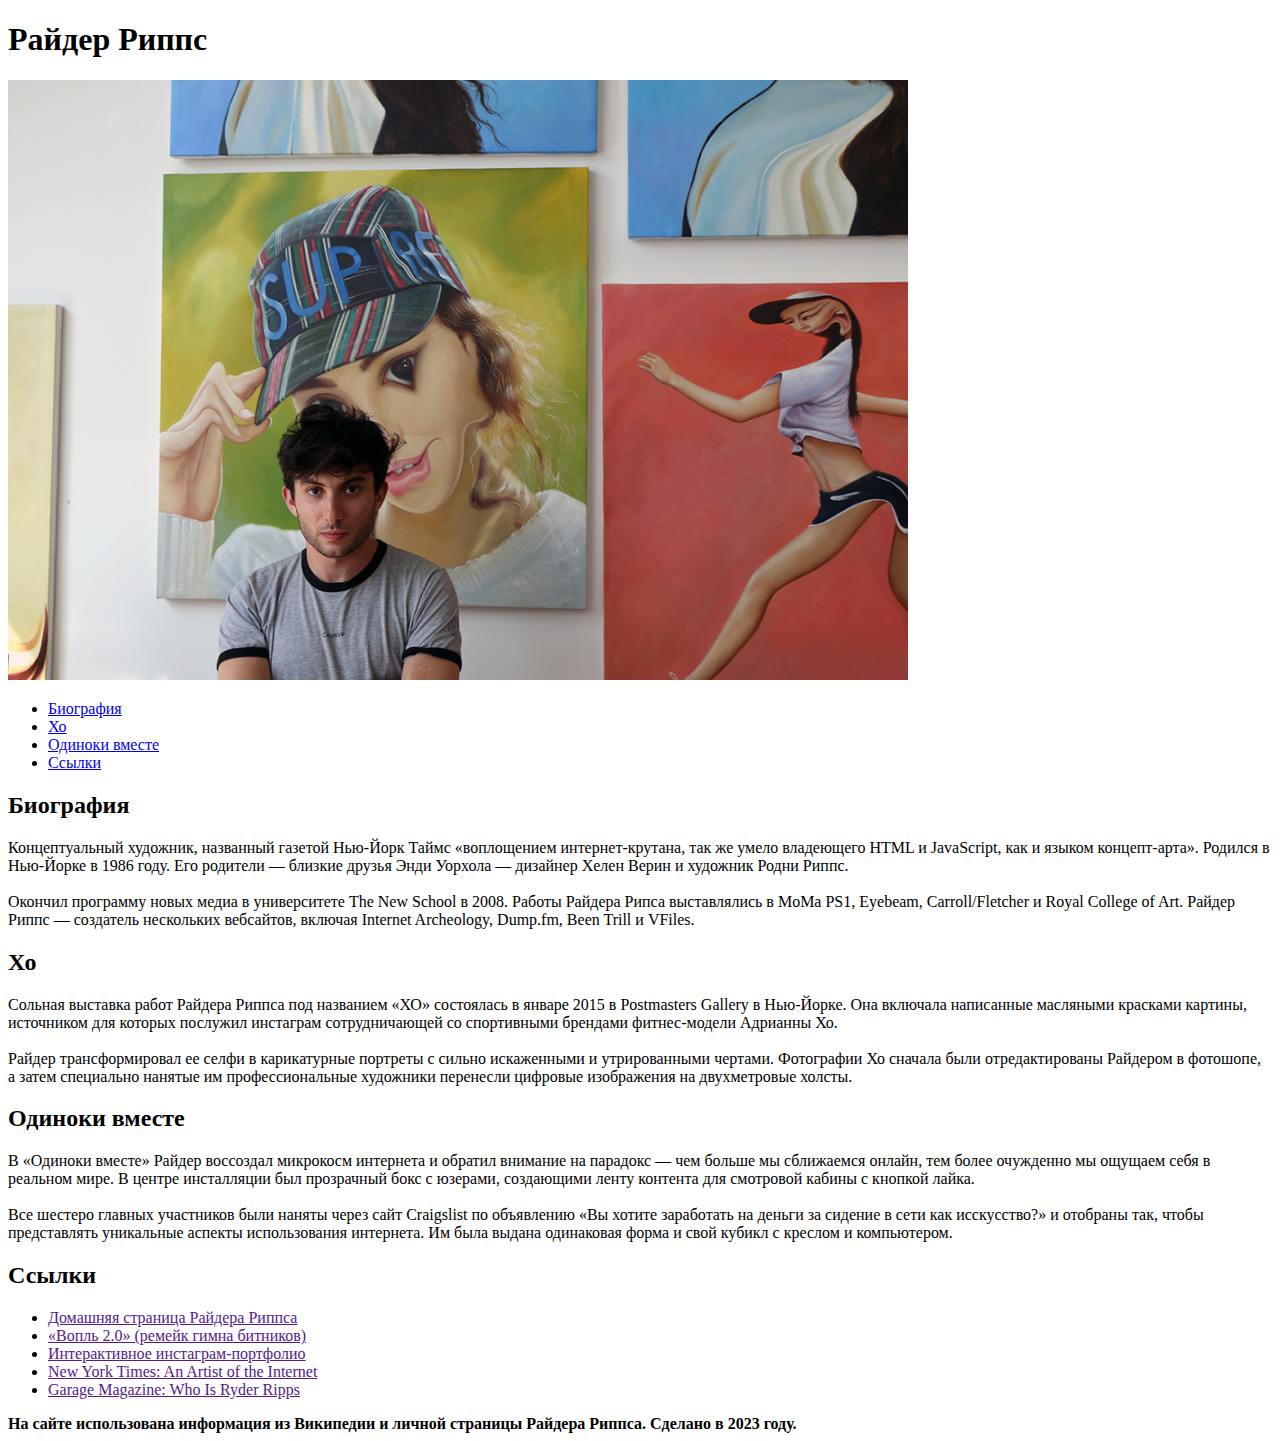
<file: project1/index.html>
<!DOCTYPE html>
<html lang="ru">
<head>
    <meta charset="UTF-8">
    <meta name="viewport" content="width=device-width, initial-scale=1.0">
    <title>Document</title>
</head>
<body>
    <h1>
        Райдер Риппс
    </h1>
    <p>
        <img src="images/image-asset 1.jpg" alt="Фото Райдера Рипса" width = "900px">
    </p>
    <ul>
        <li>
            <a href="#biography">Биография</a>
        </li>
        <li>
            <a href="#xo">Хо</a>
        </li>
        <li>
            <a href="#alone-together">Одиноки вместе</a>
        </li>
        <li>
            <a href="#references">Ссылки</a>
        </li>
    </ul>
    <div id="biography">
        <h2>Биография</h2>
        <p>
            Концептуальный художник, названный газетой Нью-Йорк Таймс «воплощением интернет-крутана, так же умело владеющего HTML и JavaScript, как и языком концепт-арта». Родился в Нью-Йорке в 1986 году. Его родители — близкие друзья Энди Уорхола — дизайнер Хелен Верин и художник Родни Риппс.
            <br/><br/>
            Окончил программу новых медиа в университете The New School в 2008. Работы Райдера Рипса выставлялись в MoMa PS1, Eyebeam, Carroll/Fletcher и Royal College of Art. Райдер Риппс — создатель нескольких вебсайтов, включая Internet Archeology, Dump.fm, Been Trill и VFiles.
        </p>
    </div>
    <div id="xo">
        <h2>Хо</h2>
        <p>
            Сольная выставка работ Райдера Риппса под названием «ХО» состоялась в январе 2015 в Postmasters Gallery в Нью-Йорке. Она включала написанные масляными красками картины, источником для которых послужил инстаграм сотрудничающей со спортивными брендами фитнес-модели Адрианны Хо.
            <br/><br/>
            Райдер трансформировал ее селфи в карикатурные портреты с сильно искаженными и утрированными чертами. Фотографии Хо сначала были отредактированы Райдером в фотошопе, а затем специально нанятые им профессиональные художники перенесли цифровые изображения на двухметровые холсты.
        </p>
    </div>
    <div id="alone-together">
        <h2>Одиноки вместе</h2>
        <p>
            В «Одиноки вместе» Райдер воссоздал микрокосм интернета и обратил внимание на парадокс — чем больше мы сближаемся онлайн, тем более очужденно мы ощущаем себя в реальном мире. В центре инсталляции был прозрачный бокс с юзерами, создающими ленту контента для смотровой кабины с кнопкой лайка.
            <br/><br/>
            Все шестеро главных участников были наняты через сайт Craigslist по объявлению «Вы хотите заработать на деньги за сидение в сети как исскусство?» и отобраны так, чтобы представлять уникальные аспекты использования интернета. Им была выдана одинаковая форма и свой кубикл с креслом и компьютером.
        </p>
    </div>
    <div id="references">
        <h2>Ссылки</h2>
        <ul>
            <li>
                <a href="">Домашняя страница Райдера Риппса</a>
            </li>
            <li>
                <a href="">«Вопль 2.0» (ремейк гимна битников)</a>
            </li>
            <li>
                <a href="">Интерактивное инстаграм-портфолио</a>
            </li>
            <li>
                <a href="">New York Times: An Artist of the Internet</a>
            </li>
            <li>
                <a href="">Garage Magazine: Who Is Ryder Ripps</a>
            </li>
        </ul>
    </div>
    <div><b>На сайте использована информация из Википедии и личной страницы Райдера Риппса. Сделано в 2023 году.</b></div>
</body>
</html>
</file>
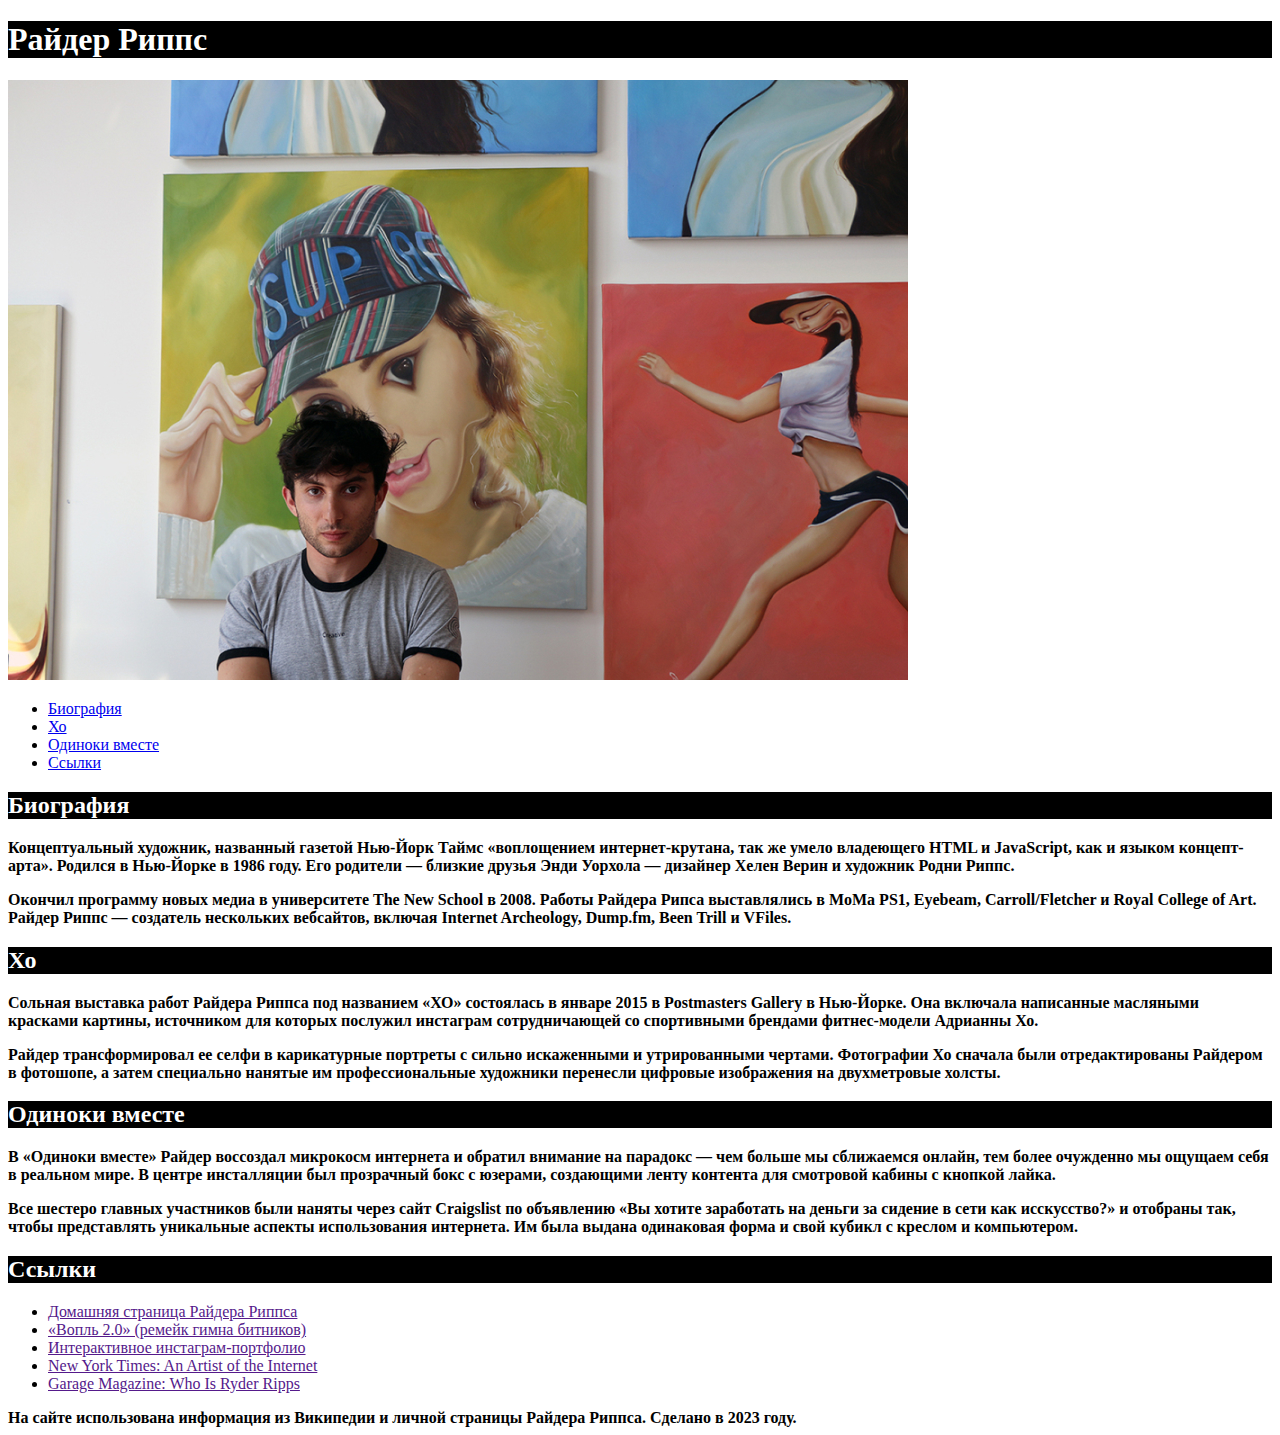
<file: project2/index.html>
<!DOCTYPE html>
<html lang="ru">
  <head>
    <meta charset="UTF-8" />
    <meta name="viewport" content="width=device-width, initial-scale=1.0" />
    <title>Document</title>
    <link rel="stylesheet" href="styles.css" />
  </head>
  <body>
    <div class="container">
      <h1 class="caption">Райдер Риппс</h1>
      <img
        src="images/image-asset 1.jpg"
        alt="Фото Райдера Рипса"
        width="900px"
      />
      <ul>
        <li>
          <a href="#biography">Биография</a>
        </li>
        <li>
          <a href="#xo">Хо</a>
        </li>
        <li>
          <a href="#alone-together">Одиноки вместе</a>
        </li>
        <li>
          <a href="#references">Ссылки</a>
        </li>
      </ul>
      <div id="biography">
        <h2 class="caption">Биография</h2>
        <p class="paragraph">
          Концептуальный художник, названный газетой Нью-Йорк Таймс «воплощением
          интернет-крутана, так же умело владеющего HTML и JavaScript, как и
          языком концепт-арта». Родился в Нью-Йорке в 1986 году. Его родители —
          близкие друзья Энди Уорхола — дизайнер Хелен Верин и художник Родни
          Риппс.
        </p>
        <p class="paragraph">
          Окончил программу новых медиа в университете The New School в 2008.
          Работы Райдера Рипса выставлялись в MoMa PS1, Eyebeam,
          Carroll/Fletcher и Royal College of Art. Райдер Риппс — создатель
          нескольких вебсайтов, включая Internet Archeology, Dump.fm, Been Trill
          и VFiles.
        </p>
      </div>
      <div id="xo">
        <h2 class="caption">Хо</h2>
        <p class="paragraph">
          Сольная выставка работ Райдера Риппса под названием «ХО» состоялась в
          январе 2015 в Postmasters Gallery в Нью-Йорке. Она включала написанные
          масляными красками картины, источником для которых послужил инстаграм
          сотрудничающей со спортивными брендами фитнес-модели Адрианны Хо.
        </p>
        <p class="paragraph">
          Райдер трансформировал ее селфи в карикатурные портреты с сильно
          искаженными и утрированными чертами. Фотографии Хо сначала были
          отредактированы Райдером в фотошопе, а затем специально нанятые им
          профессиональные художники перенесли цифровые изображения на
          двухметровые холсты.
        </p>
      </div>
      <div id="alone-together">
        <h2 class="caption">Одиноки вместе</h2>
        <p class="paragraph">
          В «Одиноки вместе» Райдер воссоздал микрокосм интернета и обратил
          внимание на парадокс — чем больше мы сближаемся онлайн, тем более
          очужденно мы ощущаем себя в реальном мире. В центре инсталляции был
          прозрачный бокс с юзерами, создающими ленту контента для смотровой
          кабины с кнопкой лайка.
        </p>
        <p class="paragraph">
          Все шестеро главных участников были наняты через сайт Craigslist по
          объявлению «Вы хотите заработать на деньги за сидение в сети как
          исскусство?» и отобраны так, чтобы представлять уникальные аспекты
          использования интернета. Им была выдана одинаковая форма и свой кубикл
          с креслом и компьютером.
        </p>
      </div>
      <div id="references">
        <h2 class="caption">Ссылки</h2>
        <ul>
          <li>
            <a href="">Домашняя страница Райдера Риппса</a>
          </li>
          <li>
            <a href="">«Вопль 2.0» (ремейк гимна битников)</a>
          </li>
          <li>
            <a href="">Интерактивное инстаграм-портфолио</a>
          </li>
          <li>
            <a href="">New York Times: An Artist of the Internet</a>
          </li>
          <li>
            <a href="">Garage Magazine: Who Is Ryder Ripps</a>
          </li>
        </ul>
      </div>
      <div>
        <b
          >На сайте использована информация из Википедии и личной страницы
          Райдера Риппса. Сделано в 2023 году.</b
        >
      </div>
    </div>
  </body>
</html>
</file>
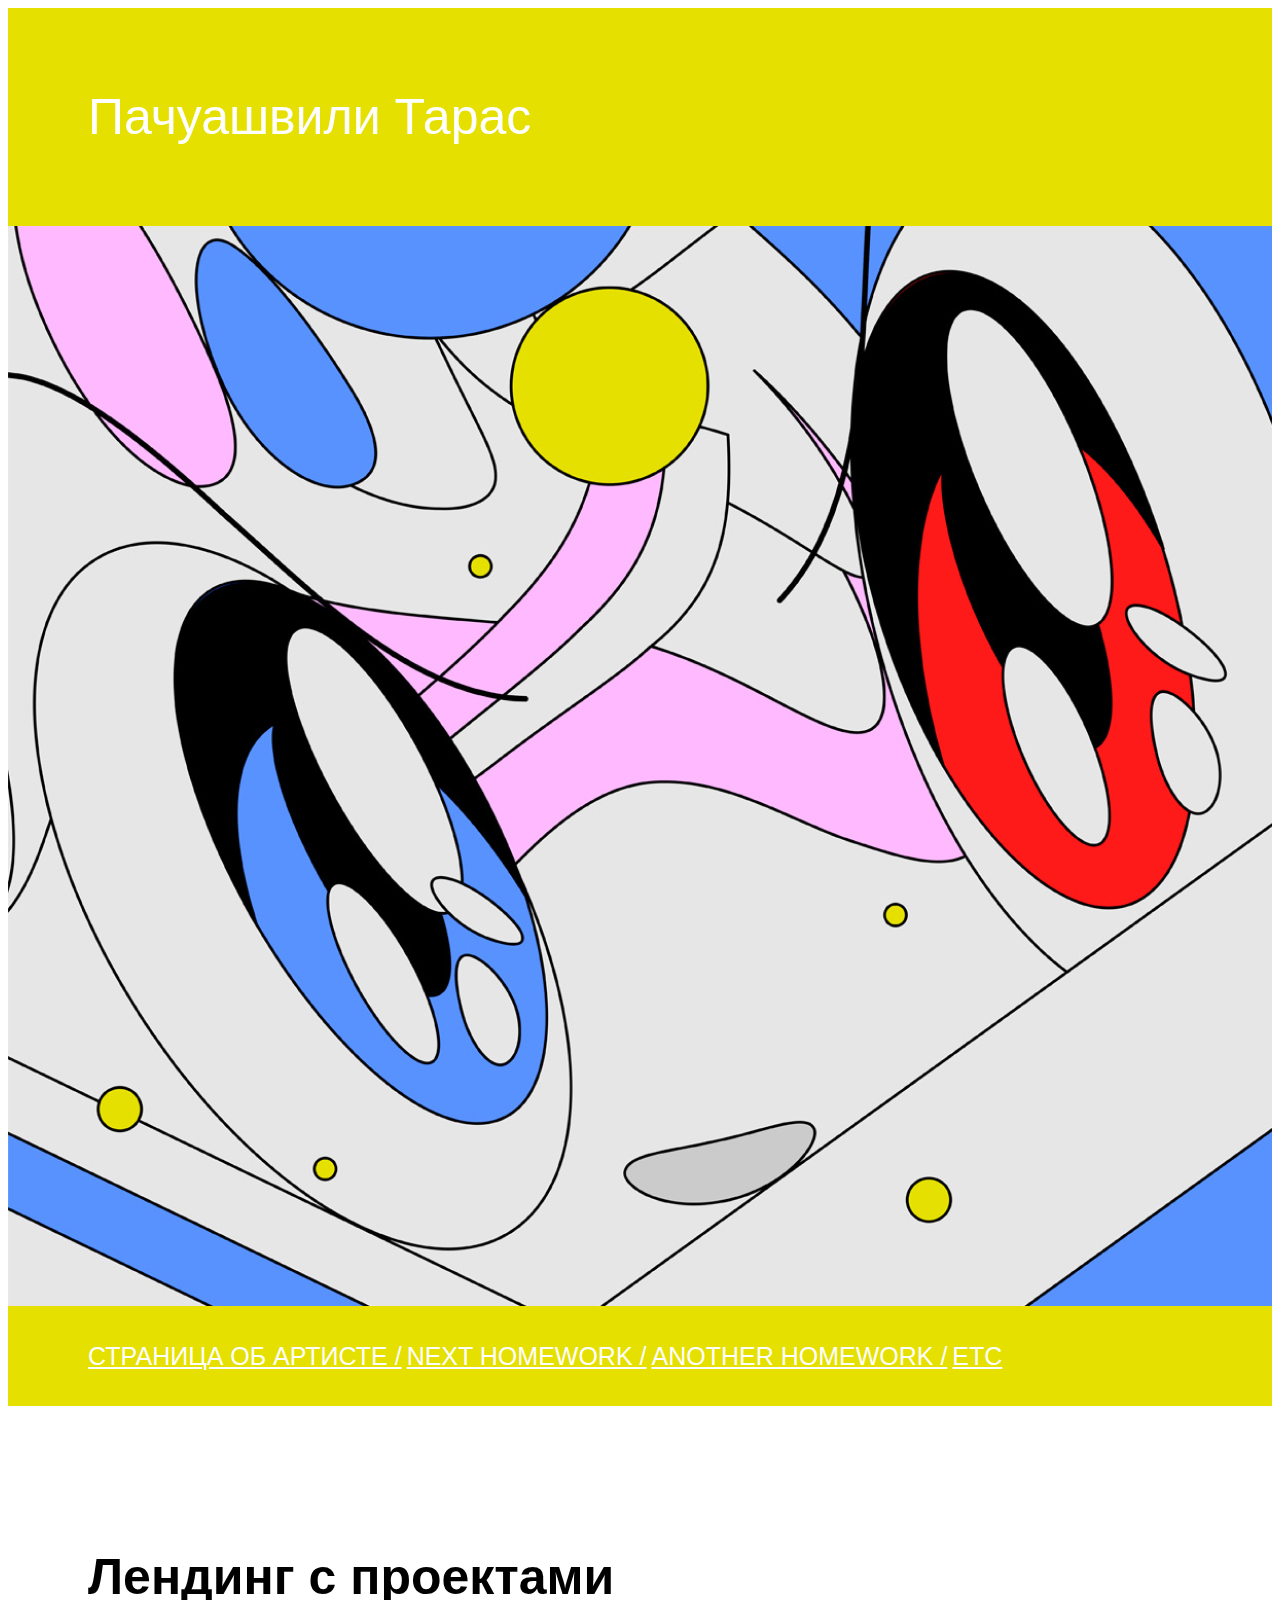
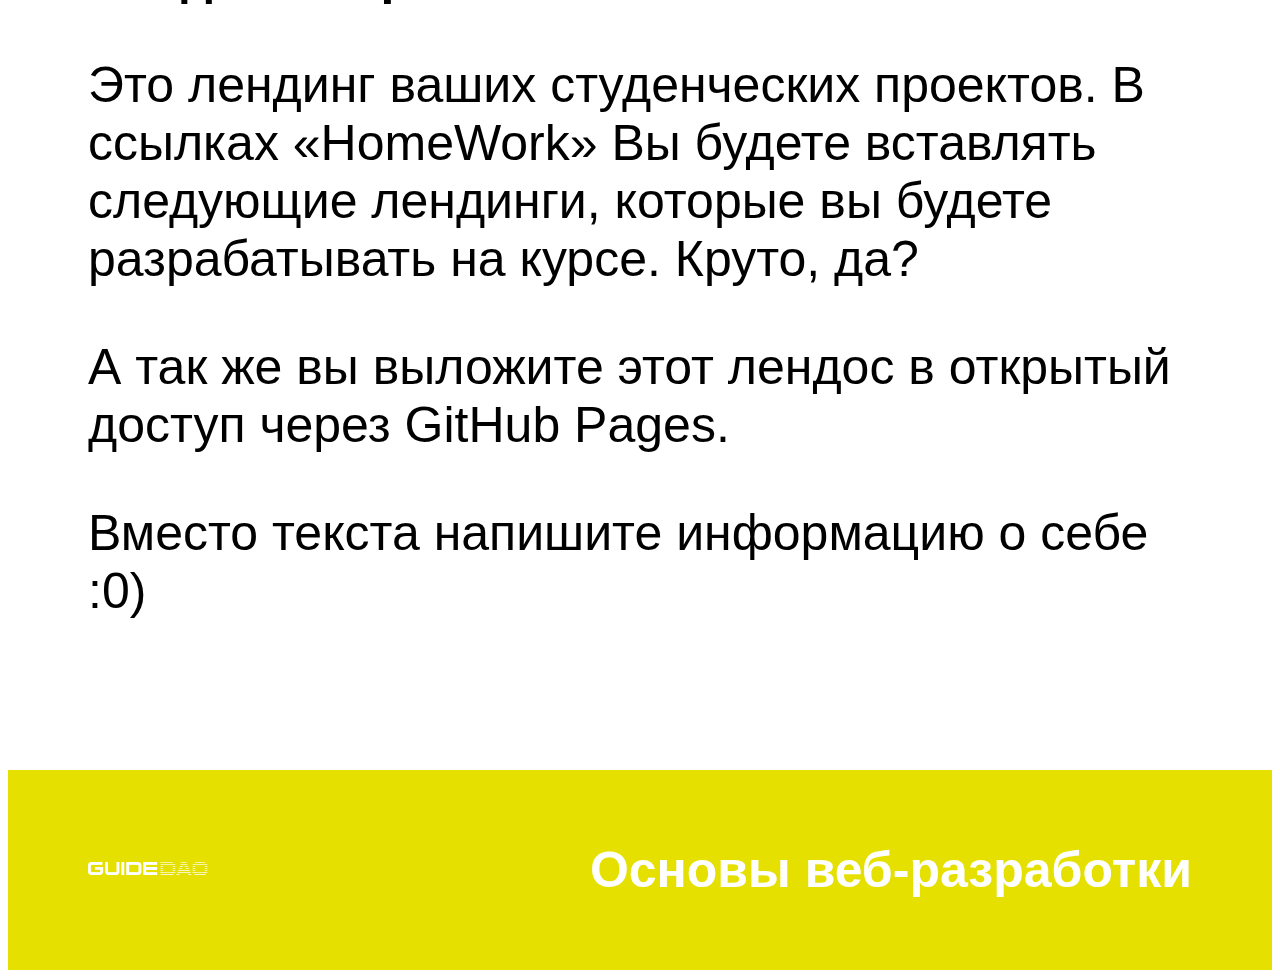
<file: project3/index.html>
<!DOCTYPE html>
<html lang="ru">
  <head>
    <meta charset="UTF-8" />
    <meta name="viewport" content="width=device-width, initial-scale=1.0" />
    <title>Document</title>
    <link rel="stylesheet" href="styles.css" />
  </head>
  <body>
    <div class="container">
      <h1 class="header">Пачуашвили Тарас</h1>
      <div class="picture"></div>
      <div class="links">
        <a href="" class="link">СТРАНИЦА ОБ АРТИСТЕ /</a>
        <a href="" class="link"> NEXT HOMEWORK /</a>
        <a href="" class="link"> ANOTHER HOMEWORK /</a>
        <a href="" class="link"> ETC</a>
      </div>
      <div class="text">
        <h2 class="text-header">Лендинг с проектами</h2>
        <p class="paragraph">
          Это лендинг ваших студенческих проектов. В ссылках «HomeWork» Вы
          будете вставлять следующие лендинги, которые вы будете разрабатывать
          на курсе. Круто, да?
        </p>
        <p class="paragraph">
          А так же вы выложите этот лендос в открытый доступ через GitHub Pages.
        </p>
        <p class="paragraph">Вместо текста напишите информацию о себе :0)</p>
      </div>
      <div class="footer">
        <div class="left-item"></div>
        <div class="right-item">Основы веб-разработки</div>
      </div>
    </div>
  </body>
</html>
</file>
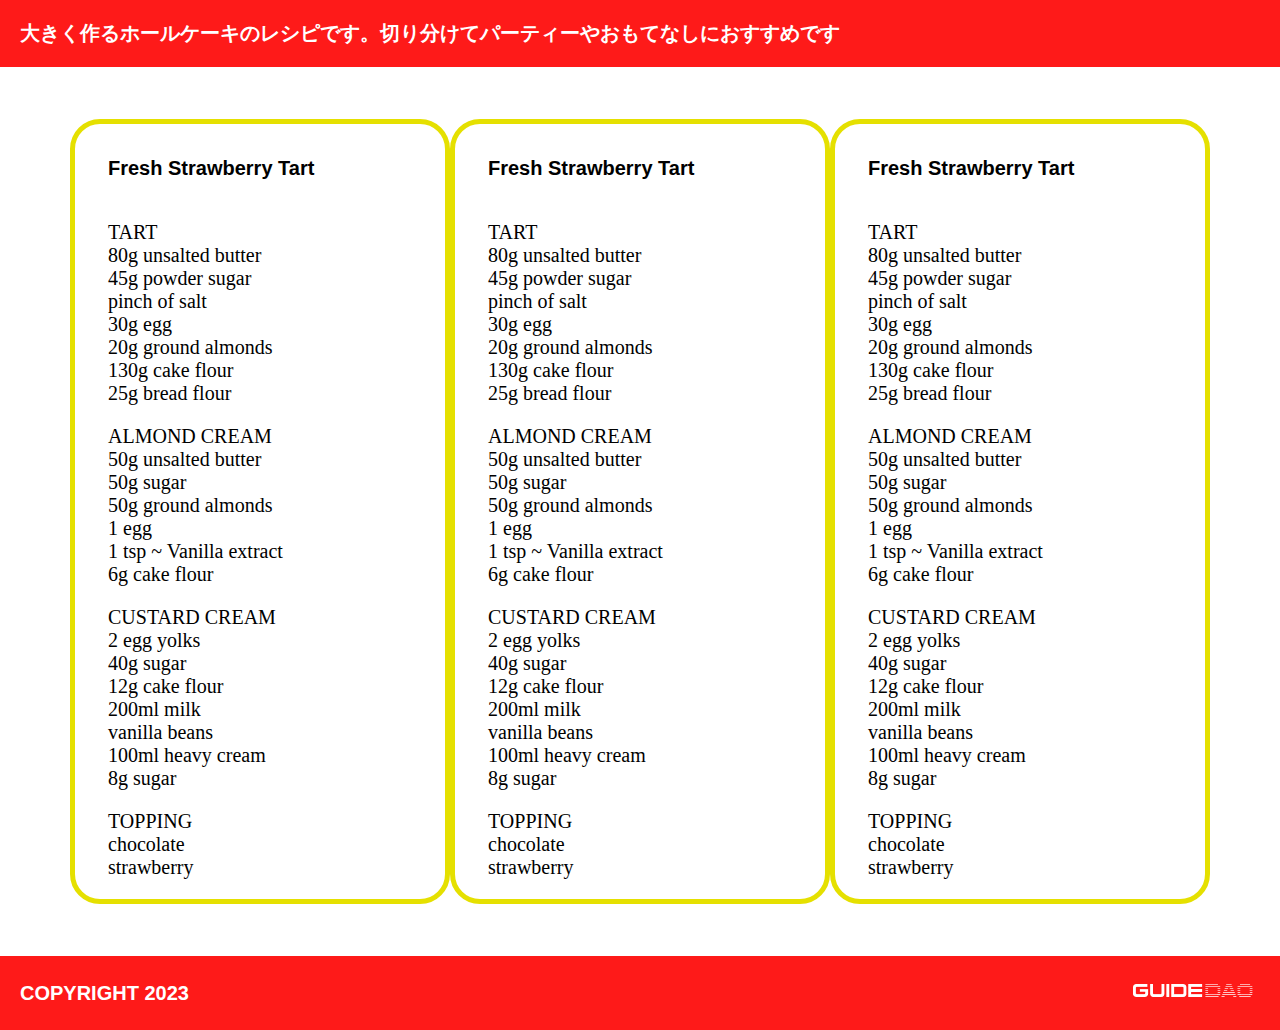
<file: project4/index.html>
<!DOCTYPE html>
<html lang="ru">
  <head>
    <meta charset="UTF-8" />
    <meta name="viewport" content="width=device-width, initial-scale=1.0" />
    <title>Проект №4</title>
    <link rel="stylesheet" href="styles.css" />
  </head>
  <body>
    <div class="container">
      <div class="header">
        <h1 class="main-caption">
          大きく作るホールケーキのレシピです。切り分けてパーティーやおもてなしにおすすめです
        </h1>
      </div>
      <div class="content">
        <div class="text-portion left-column">
          <h2 class="text-portion-caption">Fresh Strawberry Tart</h2>
          <ul class="text-portion-list">
            <li class="list-item">
              <h3 class="list-item-caption">TART</h3>
              <ul class="sublist">
                <li class="sublist-item">80g unsalted butter</li>
                <li class="sublist-item">45g powder sugar</li>
                <li class="sublist-item">pinch of salt</li>
                <li class="sublist-item">30g egg</li>
                <li class="sublist-item">20g ground almonds</li>
                <li class="sublist-item">130g cake flour</li>
                <li class="sublist-item">25g bread flour</li>
              </ul>
            </li>
            <li class="list-item">
              <h3 class="list-item-caption">ALMOND CREAM</h3>
              <ul class="sublist">
                <li class="sublist-item">50g unsalted butter</li>
                <li class="sublist-item">50g sugar</li>
                <li class="sublist-item">50g ground almonds</li>
                <li class="sublist-item">1 egg</li>
                <li class="sublist-item">1 tsp ~ Vanilla extract</li>
                <li class="sublist-item">6g cake flour</li>
              </ul>
            </li>
            <li class="list-item">
              <h3 class="list-item-caption">CUSTARD CREAM</h3>
              <ul class="sublist">
                <li class="sublist-item">2 egg yolks</li>
                <li class="sublist-item">40g sugar</li>
                <li class="sublist-item">12g cake flour</li>
                <li class="sublist-item">200ml milk</li>
                <li class="sublist-item">vanilla beans</li>
                <li class="sublist-item">100ml heavy cream</li>
                <li class="sublist-item">8g sugar</li>
              </ul>
            </li>
            <li class="list-item">
              <h3 class="list-item-caption">TOPPING</h3>
              <ul class="sublist">
                <li class="sublist-item">chocolate</li>
                <li class="sublist-item">strawberry</li>
              </ul>
            </li>
          </ul>
        </div>
        <div class="text-portion">
          <h2 class="text-portion-caption">Fresh Strawberry Tart</h2>
          <ul class="text-portion-list">
            <li class="list-item">
              <h3 class="list-item-caption">TART</h3>
              <ul class="sublist">
                <li class="sublist-item">80g unsalted butter</li>
                <li class="sublist-item">45g powder sugar</li>
                <li class="sublist-item">pinch of salt</li>
                <li class="sublist-item">30g egg</li>
                <li class="sublist-item">20g ground almonds</li>
                <li class="sublist-item">130g cake flour</li>
                <li class="sublist-item">25g bread flour</li>
              </ul>
            </li>
            <li class="list-item">
              <h3 class="list-item-caption">ALMOND CREAM</h3>
              <ul class="sublist">
                <li class="sublist-item">50g unsalted butter</li>
                <li class="sublist-item">50g sugar</li>
                <li class="sublist-item">50g ground almonds</li>
                <li class="sublist-item">1 egg</li>
                <li class="sublist-item">1 tsp ~ Vanilla extract</li>
                <li class="sublist-item">6g cake flour</li>
              </ul>
            </li>
            <li class="list-item">
              <h3 class="list-item-caption">CUSTARD CREAM</h3>
              <ul class="sublist">
                <li class="sublist-item">2 egg yolks</li>
                <li class="sublist-item">40g sugar</li>
                <li class="sublist-item">12g cake flour</li>
                <li class="sublist-item">200ml milk</li>
                <li class="sublist-item">vanilla beans</li>
                <li class="sublist-item">100ml heavy cream</li>
                <li class="sublist-item">8g sugar</li>
              </ul>
            </li>
            <li class="list-item">
              <h3 class="list-item-caption">TOPPING</h3>
              <ul class="sublist">
                <li class="sublist-item">chocolate</li>
                <li class="sublist-item">strawberry</li>
              </ul>
            </li>
          </ul>
        </div>
        <div class="text-portion right-column">
          <h2 class="text-portion-caption">Fresh Strawberry Tart</h2>
          <ul class="text-portion-list">
            <li class="list-item">
              <h3 class="list-item-caption">TART</h3>
              <ul class="sublist">
                <li class="sublist-item">80g unsalted butter</li>
                <li class="sublist-item">45g powder sugar</li>
                <li class="sublist-item">pinch of salt</li>
                <li class="sublist-item">30g egg</li>
                <li class="sublist-item">20g ground almonds</li>
                <li class="sublist-item">130g cake flour</li>
                <li class="sublist-item">25g bread flour</li>
              </ul>
            </li>
            <li class="list-item">
              <h3 class="list-item-caption">ALMOND CREAM</h3>
              <ul class="sublist">
                <li class="sublist-item">50g unsalted butter</li>
                <li class="sublist-item">50g sugar</li>
                <li class="sublist-item">50g ground almonds</li>
                <li class="sublist-item">1 egg</li>
                <li class="sublist-item">1 tsp ~ Vanilla extract</li>
                <li class="sublist-item">6g cake flour</li>
              </ul>
            </li>
            <li class="list-item">
              <h3 class="list-item-caption">CUSTARD CREAM</h3>
              <ul class="sublist">
                <li class="sublist-item">2 egg yolks</li>
                <li class="sublist-item">40g sugar</li>
                <li class="sublist-item">12g cake flour</li>
                <li class="sublist-item">200ml milk</li>
                <li class="sublist-item">vanilla beans</li>
                <li class="sublist-item">100ml heavy cream</li>
                <li class="sublist-item">8g sugar</li>
              </ul>
            </li>
            <li class="list-item">
              <h3 class="list-item-caption">TOPPING</h3>
              <ul class="sublist">
                <li class="sublist-item">chocolate</li>
                <li class="sublist-item">strawberry</li>
              </ul>
            </li>
          </ul>
        </div>
      </div>
      <div class="footer">
        <div class="foter-left">COPYRIGHT 2023</div>
        <div class="footer-right">
          <img src="images/logo.png" alt="GUIDEDAO" />
        </div>
      </div>
    </div>
  </body>
</html>
</file>
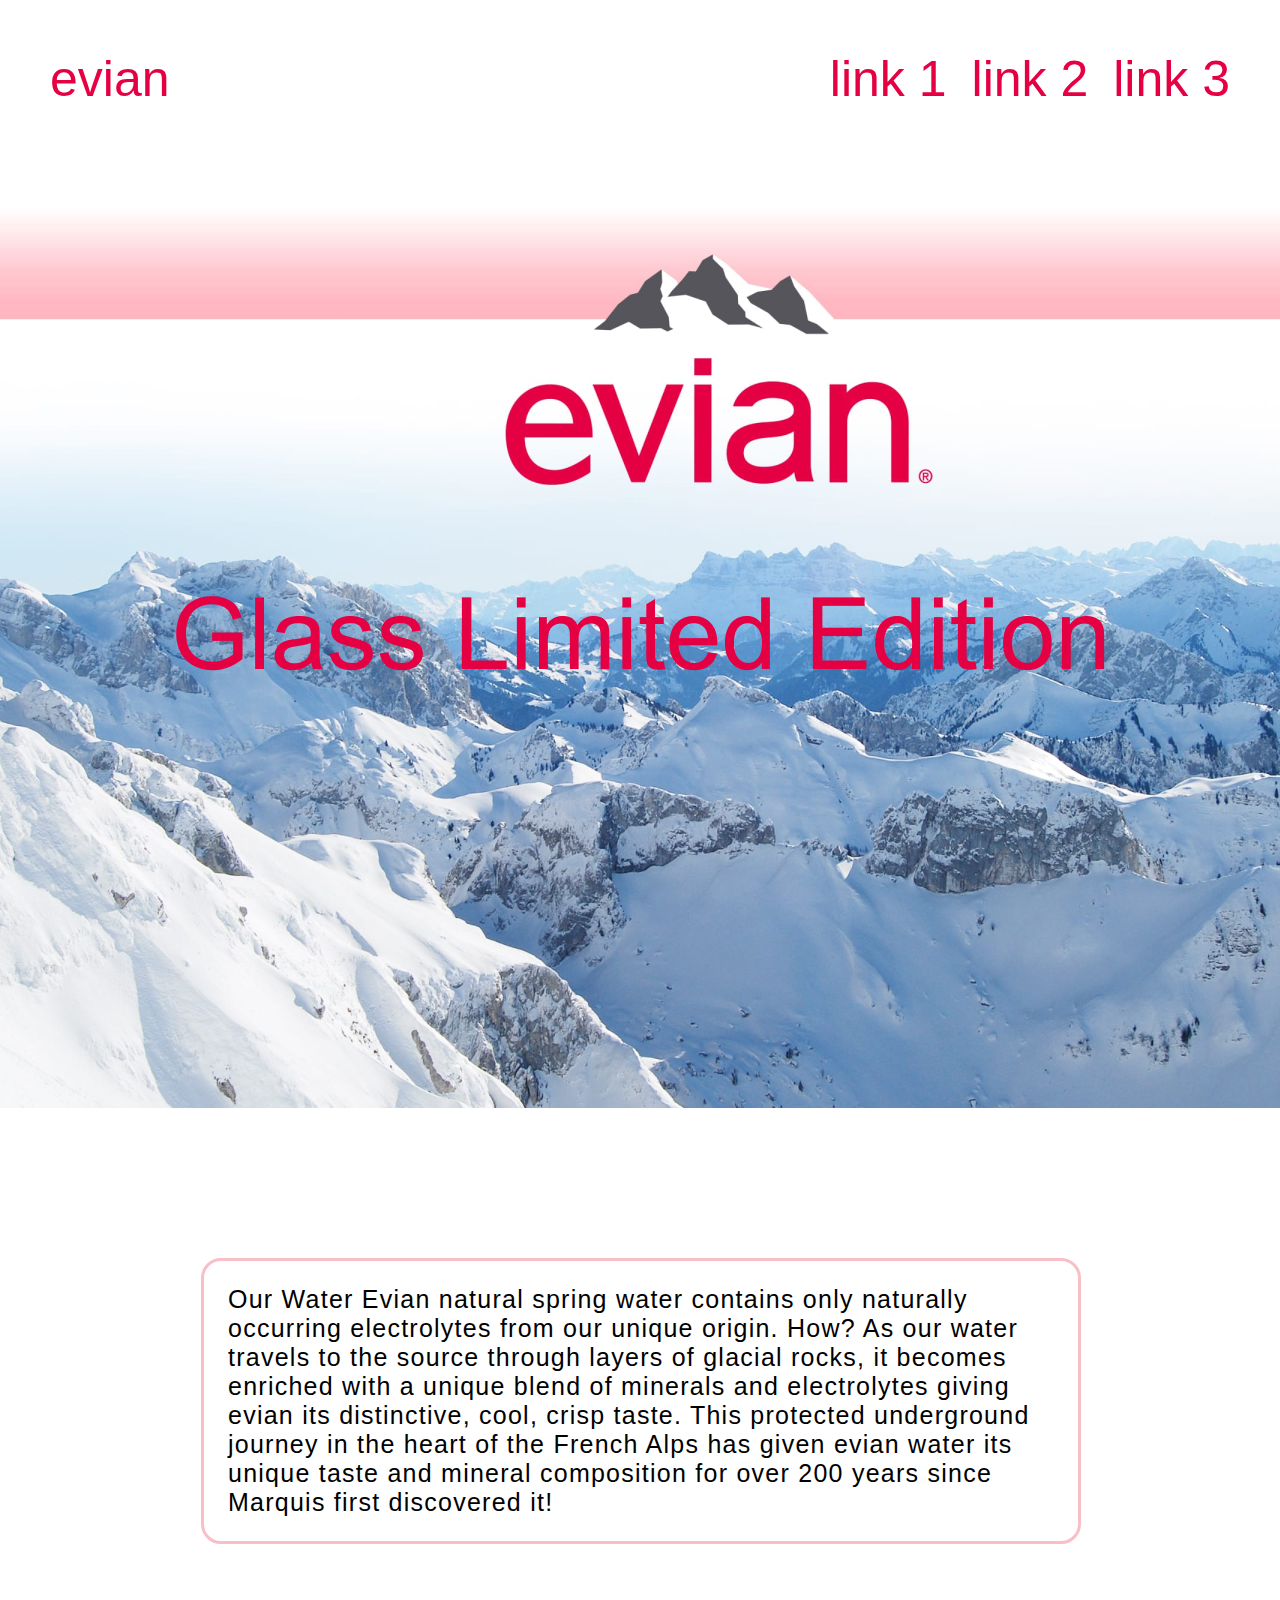
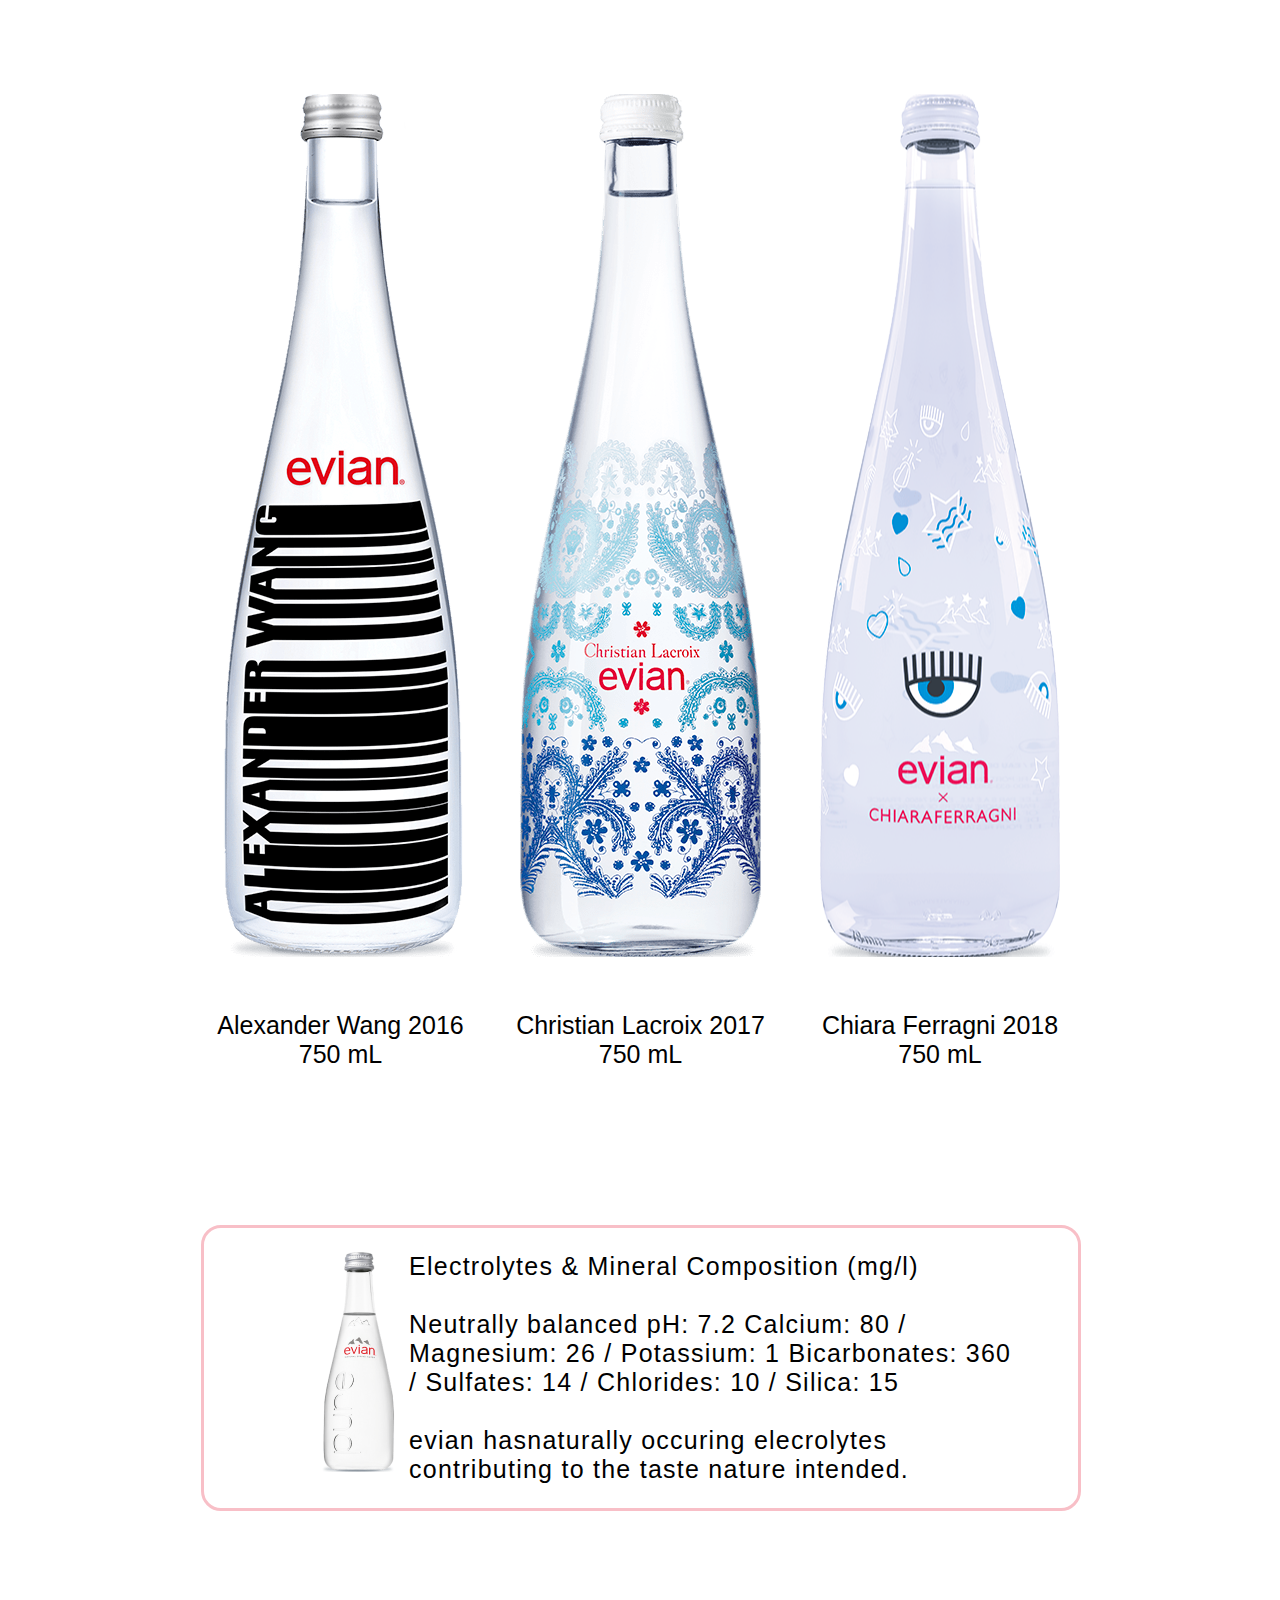
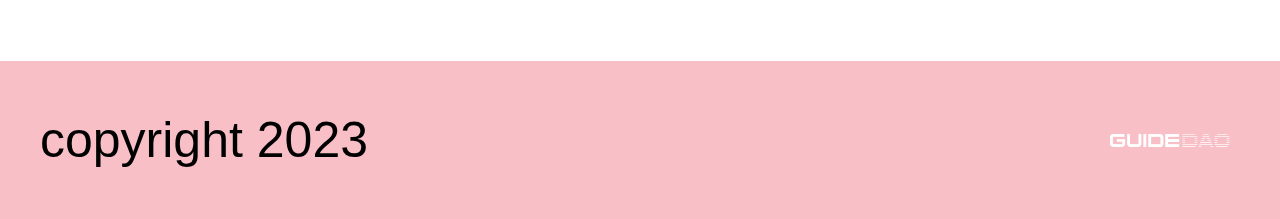
<file: project5/index.html>
<!DOCTYPE html>
<html lang="en">
  <head>
    <meta charset="UTF-8" />
    <meta name="viewport" content="width=device-width, initial-scale=1.0" />
    <link rel="stylesheet" href="styles.css" />
    <title>Задание 5</title>
  </head>
  <body>
    <div class="container">
      <div class="header">
        <span class="header-left">evian</span>
        <span class="header-right">
          <a href="" class="header-link">link 1</a>
          <a href="" class="header-link">link 2</a>
          <a href="" class="header-link">link 3</a>
        </span>
      </div>
      <div class="hero">
        <img
          src="images/evian_origins_logo.jpg"
          alt="Evian origins logo"
          class="lower-picture"
        />
        <div class="hero-upper">
          <img
            src="images/Glass Limited Edition.png"
            alt="Glass eimited edition"
            class="upper-picture"
          />
        </div>
      </div>
      <div class="showcase">
        <div class="showcase-textblock">
          Our Water Evian natural spring water contains only naturally occurring
          electrolytes from our unique origin. How? As our water travels to the
          source through layers of glacial rocks, it becomes enriched with a
          unique blend of minerals and electrolytes giving evian its
          distinctive, cool, crisp taste. This protected underground journey in
          the heart of the French Alps has given evian water its unique taste
          and mineral composition for over 200 years since Marquis first
          discovered it!
        </div>
        <div class="showcase-bottles">
          <figure>
            <img class="bottle-image" src="images/wang.png" alt="bottle" />
            <figcaption class="bottle-description">
              Alexander&nbsp;Wang&nbsp;2016 <br />
              750 mL
            </figcaption>
          </figure>
          <figure>
            <img class="bottle-image" src="images/blue.png" alt="bottle" />
            <figcaption class="bottle-description">
              Christian&nbsp;Lacroix&nbsp;2017 <br />
              750 mL
            </figcaption>
          </figure>
          <figure>
            <img class="bottle-image" src="images/chiara.png" alt="bottle" />
            <figcaption class="bottle-description">
              Chiara&nbsp;Ferragni&nbsp;2018 <br />
              750 mL
            </figcaption>
          </figure>
        </div>
        <div class="showcase-textblock showcase-textblock-with-image">
          <span class="showcase-textblock-left"
            ><img src="images/glass.png" alt="bottle" />
          </span>
          <span class="showcase-textblock-right"
            >Electrolytes & Mineral Composition (mg/l)<br /><br />Neutrally
            balanced pH: 7.2 Calcium: 80 / Magnesium: 26 / Potassium: 1
            Bicarbonates: 360 / Sulfates: 14 / Chlorides: 10 / Silica: 15<br /><br />evian
            hasnaturally occuring elecrolytes contributing to the taste nature
            intended.
          </span>
        </div>
      </div>
      <div class="footer">
        <span>copyright 2023</span>
        <img src="images/guide_dao.png" alt="Guide dao logo" />
      </div>
    </div>
  </body>
</html>
</file>
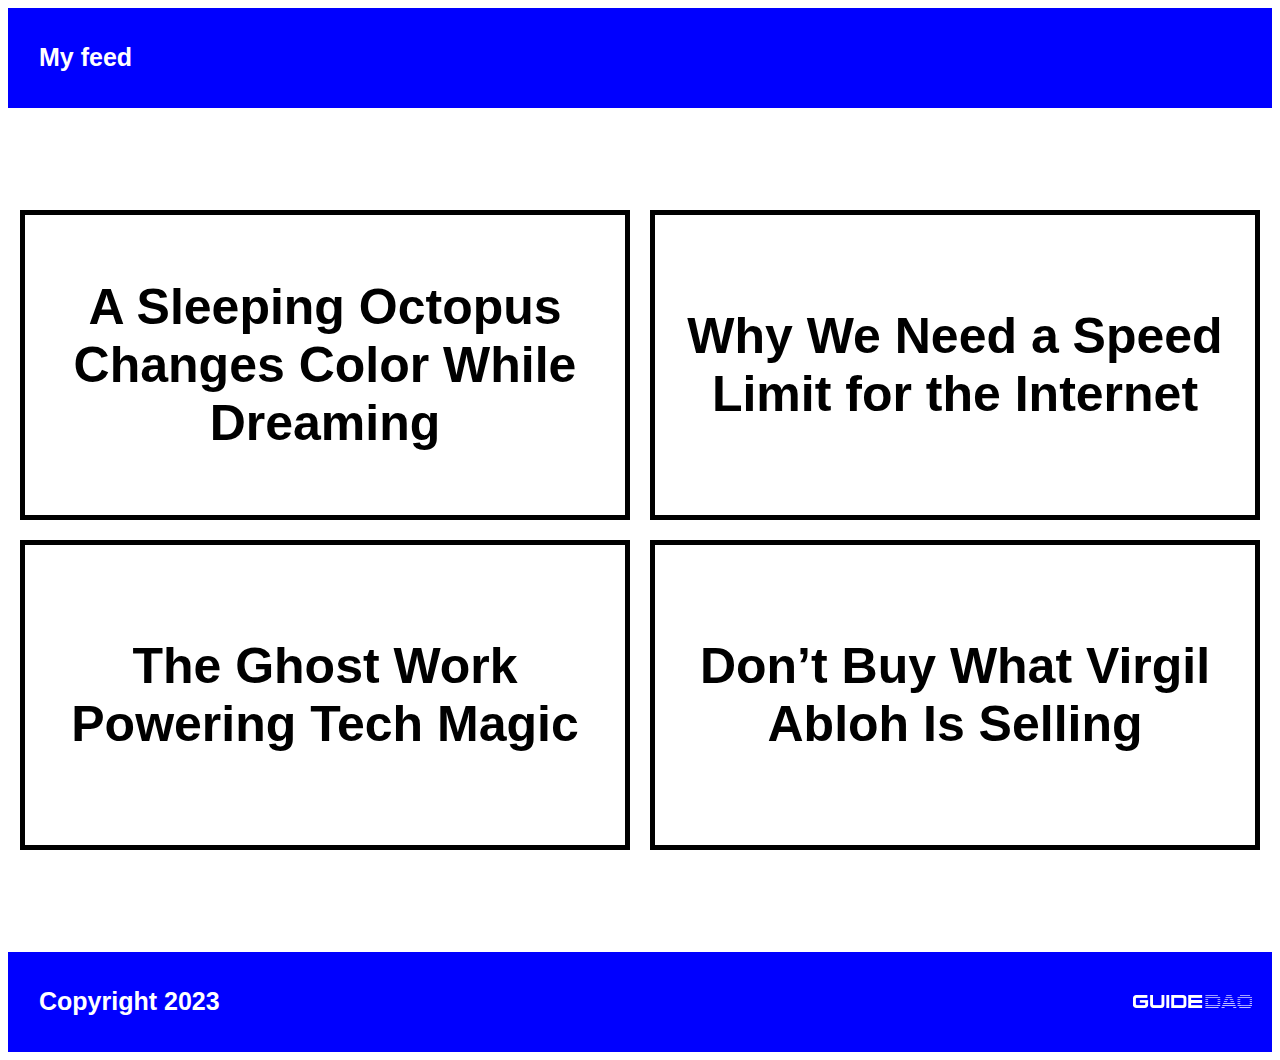
<file: project6/index.html>
<!DOCTYPE html>
<html lang="en">
  <head>
    <meta charset="UTF-8" />
    <meta
      name="viewport"
      content="width=device-width, initial-scale=1.0, maximum-scale=1.0"
    />
    <link rel="stylesheet" href="styles.css" />
    <title>Project 6</title>
  </head>
  <body>
    <div class="container">
      <header class="header">My feed</header>
      <main class="content">
        <section class="text-block">
          A Sleeping Octopus Changes Color While Dreaming
        </section>
        <section class="text-block">
          Why We Need a Speed Limit for the Internet
        </section>
        <section class="text-block">The Ghost Work Powering Tech Magic</section>
        <section class="text-block">
          Don’t Buy What Virgil Abloh Is Selling
        </section>
      </main>
      <footer class="footer">
        <span class="footer-left">Copyright 2023 </span>
        <img src="images/guidedao-logo.png" alt="logo" />
      </footer>
    </div>
  </body>
</html>
</file>
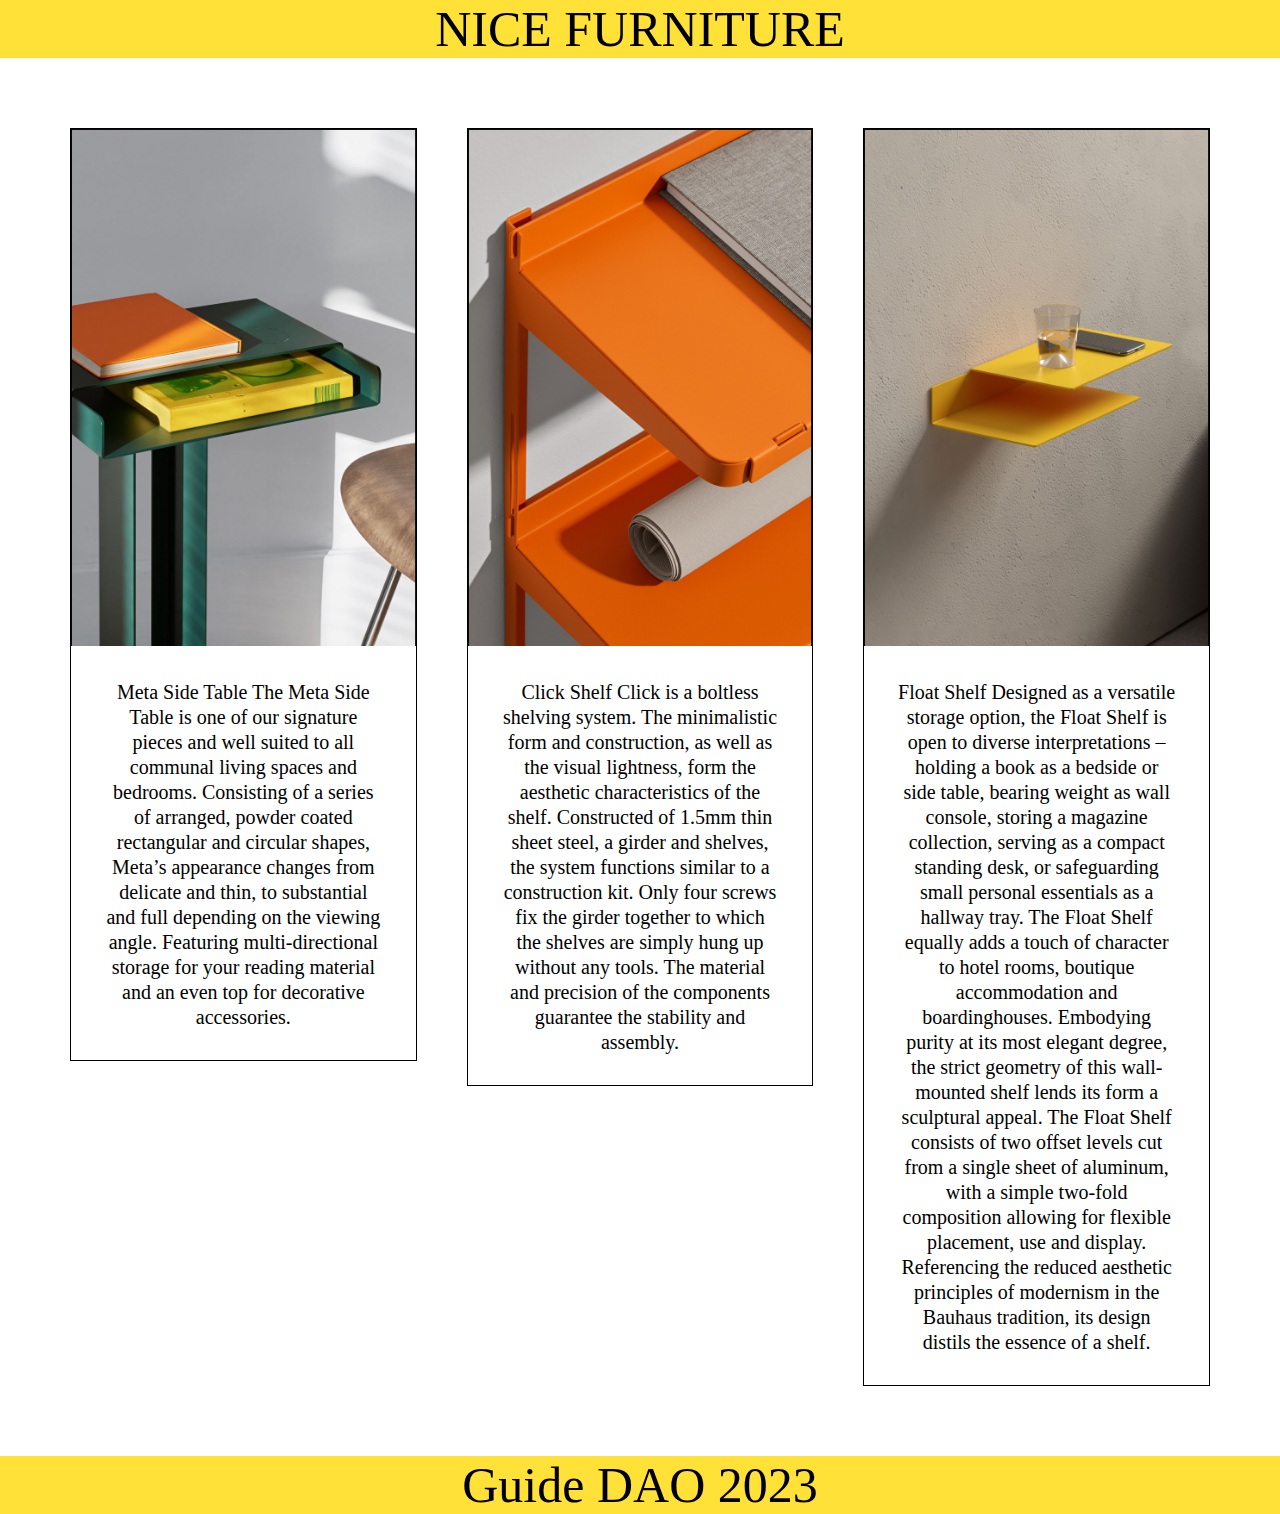
<file: project7/index.html>
<!DOCTYPE html>
<html lang="en">
  <head>
    <meta charset="UTF-8" />
    <meta
      name="viewport"
      content="width=device-width, initial-scale=1.0, maximum-scale=1.0"
    />
    <link rel="stylesheet" href="styles.css" />
    <title>Document</title>
  </head>
  <body>
    <div class="container">
      <header class="header">nice furniture</header>
      <main class="content">
        <section class="content-item">
          <img
            src="images/Meta Side Table.jpg"
            alt="Meta side table"
            class="content-item-picture"
          />
          <div class="content-item-text">
            Meta Side Table The Meta Side Table is one of our signature pieces
            and well suited to all communal living spaces and bedrooms.
            Consisting of a series of arranged, powder coated rectangular and
            circular shapes, Meta’s appearance changes from delicate and thin,
            to substantial and full depending on the viewing angle. Featuring
            multi-directional storage for your reading material and an even top
            for decorative accessories.
          </div>
        </section>
        <section class="content-item">
          <img
            src="images/Click Shelf.jpg"
            alt="Click shelf"
            class="content-item-picture"
          />
          <div class="content-item-text">
            Click Shelf Click is a boltless shelving system. The minimalistic
            form and construction, as well as the visual lightness, form the
            aesthetic characteristics of the shelf. Constructed of 1.5mm thin
            sheet steel, a girder and shelves, the system functions similar to a
            construction kit. Only four screws fix the girder together to which
            the shelves are simply hung up without any tools. The material and
            precision of the components guarantee the stability and assembly.
          </div>
        </section>
        <section class="content-item">
          <img
            src="images/Float Shelf.jpg"
            alt="Float shelf"
            class="content-item-picture"
          />
          <div class="content-item-text">
            Float Shelf Designed as a versatile storage option, the Float Shelf
            is open to diverse interpretations – holding a book as a bedside or
            side table, bearing weight as wall console, storing a magazine
            collection, serving as a compact standing desk, or safeguarding
            small personal essentials as a hallway tray. The Float Shelf equally
            adds a touch of character to hotel rooms, boutique accommodation and
            boardinghouses. Embodying purity at its most elegant degree, the
            strict geometry of this wall-mounted shelf lends its form a
            sculptural appeal. The Float Shelf consists of two offset levels cut
            from a single sheet of aluminum, with a simple two-fold composition
            allowing for flexible placement, use and display. Referencing the
            reduced aesthetic principles of modernism in the Bauhaus tradition,
            its design distils the essence of a shelf.
          </div>
        </section>
      </main>
      <footer class="footer">Guide DAO 2023</footer>
    </div>
  </body>
</html>
</file>
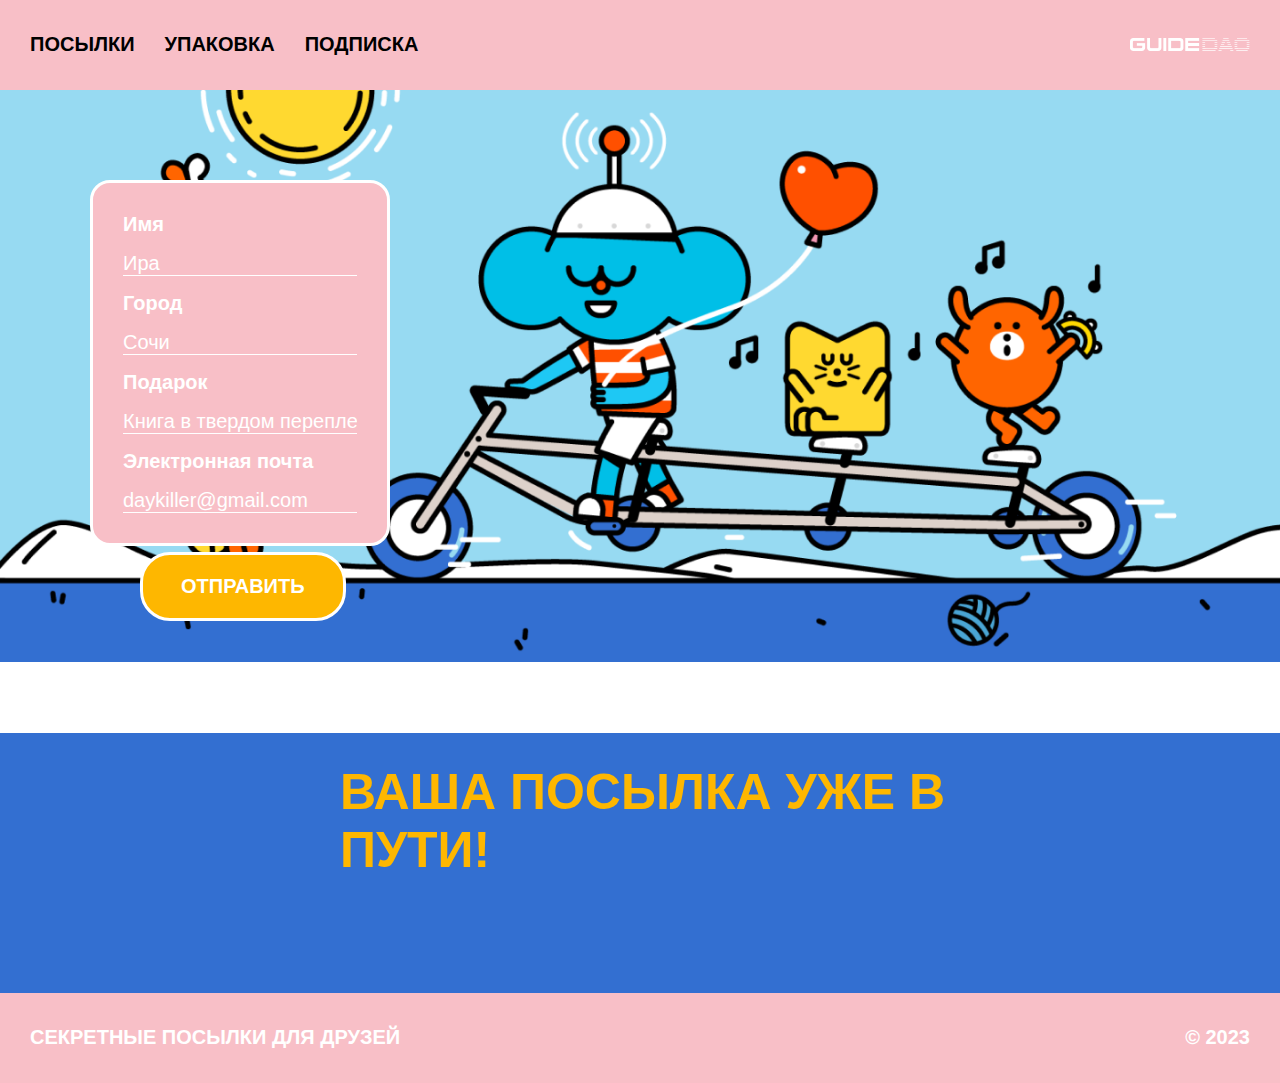
<file: project8/index.html>
<!DOCTYPE html>
<html lang="en">
  <head>
    <meta charset="UTF-8" />
    <meta name="viewport" content="width=device-width, initial-scale=1.0" />
    <link rel="stylesheet" href="styles.css" />
    <title>Project 7</title>
  </head>
  <body>
    <div class="container">
      <header class="header">
        <menu class="top-menubar">
          <ul class="menu-list">
            <li class="menu-item"><a href="" class="menu-link">ПОСЫЛКИ</a></li>
            <li class="menu-item"><a href="" class="menu-link">УПАКОВКА</a></li>
            <li class="menu-item"><a href="" class="menu-link">ПОДПИСКА</a></li>
          </ul>
        </menu>
        <img src="images/logo.png" alt="" />
      </header>
      <main class="content">
        <div class="main-top">
          <form action="" class="main-form">
            <div class="main-form-inputs">
              <label for="input-name" class="main-form-label">Имя</label>
              <input
                id="input-name"
                class="main-form-input"
                type="text"
                placeholder="Ира"
              />
              <label for="input-city" class="main-form-label">Город</label>
              <input
                id="input-city"
                class="main-form-input"
                type="text"
                placeholder="Сочи"
              />
              <label for="input-gift" class="main-form-label">Подарок</label>
              <input
                id="input-gift"
                class="main-form-input"
                type="text"
                placeholder="Книга в твердом переплете"
              />
              <label for="input-email" class="main-form-label"
                >Электронная почта</label
              >
              <input
                id="input-email"
                class="main-form-input"
                type="email"
                placeholder="daykiller@gmail.com"
              />
            </div>
            <button class="main-form-button">ОТПРАВИТЬ</button>
          </form>
        </div>
        <div class="main-bottom">ВАША ПОСЫЛКА УЖЕ В ПУТИ!</div>
      </main>
      <footer class="footer">
        <div>СЕКРЕТНЫЕ ПОСЫЛКИ ДЛЯ ДРУЗЕЙ</div>
        <div>© 2023</div>
      </footer>
    </div>
  </body>
</html>
</file>
<file: project2/styles.css>
.caption {
  background-color: black;
  color: white;
}

.container {
  max-width: 1310px;
}

.paragraph {
  margin-bottom: 10px;
  font-weight: bold;
}
</file>
<file: project3/styles.css>
.container {
  max-width: 1440px;
  margin: 0 auto;
}

.header,
.links,
.link,
.footer {
  background-color: #e5e000;
  color: white;
}

.header {
  margin: 0;
  padding-left: 80px;
  padding-top: 80px;
  padding-bottom: 80px;
  font: 50px Helvetica;
}

.picture {
  background-image: url("images/img.jpg");
  background-size: cover;
  background-position: 0%;
  height: 1080px;
}

.links {
  display: flex;
  justify-content: left;
  align-items: center;
  height: 100px;
  padding-left: 80px;
  font: 25px Helvetica;
}

.link {
  margin-right: 5px;
}

.text {
  padding: 100px 80px 100px 80px;
}

.text-header {
  margin-bottom: 50px;
  font-family: Helvetica;
  font-size: 50px;
  font-weight: 700;
}

.paragraph {
  margin-bottom: 50px;
  font-family: Helvetica;
  font-size: 50px;
  font-weight: 300;
}

.footer {
  display: flex;
  align-items: center;
  justify-content: space-between;
  height: 200px;
}

.left-item {
  background-image: url("images/logo.png");
  background-size: cover;
  background-position: 0%;
  width: 135px;
  height: 29px;
  margin-left: 80px;
}

.right-item {
  font-family: Helvetica;
  font-size: 50px;
  font-weight: 700;
  margin-right: 80px;
}
</file>
<file: project4/styles.css>
* {
  padding: 0;
  margin: 0;
  box-sizing: border-box;
}

.container {
  max-width: 1440px;
  margin: 0 auto;
  font-family: Helvetica;
}

.header,
.footer {
  padding-top: 20px;
  padding-bottom: 20px;
  background-color: #fe1a19;
  color: white;
  font-size: 20px;
  font-style: normal;
  font-weight: 700;
}

.header {
  padding-left: 20px;
  display: flex;
  align-items: center;
}

.footer {
  display: flex;
  justify-content: space-between;
  align-items: center;
}

.foter-left {
  margin-left: 20px;
}

.footer-right {
  margin-right: 20px;
}

.main-caption {
  font-size: 100%;
}

.content {
  display: flex;
  justify-content: space-between;
  align-items: start;
}

.text-portion {
  width: 400px;
  margin-top: 52px;
  margin-bottom: 52px;
  border: 5px solid #e5e000;
  border-radius: 30px;
  box-sizing: border-box;
}

.left-column {
  margin-left: 70px;
}

.right-column {
  margin-right: 70px;
}

.text-portion-caption {
  margin-top: 33px;
  margin-left: 33px;
  margin-bottom: 41px;
  color: #000;
  font-size: 20px;
  font-style: normal;
  font-weight: 700;
}

.text-portion-list {
  list-style-type: none;
  margin-left: 33px;
}

.sublist {
  list-style-type: none;
  margin-bottom: 20px;
}

.list-item-caption {
  color: #000;
  font-family: Times New Roman;
  font-size: 20px;
  font-style: normal;
  font-weight: 400;
  line-height: normal;
}

.sublist-item {
  color: #000;
  font-family: Times New Roman;
  font-size: 20px;
  font-style: normal;
  font-weight: 400;
  line-height: normal;
}
</file>
<file: project5/styles.css>
* {
  padding: 0;
  margin: 0;
  box-sizing: border-box;
}

.container {
  margin: 0 auto;
  max-width: 1440px;
  font-family: Arial;
  color: #000;
  font-style: normal;
  font-weight: 400;
}

.header {
  display: flex;
  justify-content: space-between;
  align-items: center;
  position: sticky;
  top: 0;
  z-index: 1000;
  background-color: #fff;
  padding-top: 50px;
  padding-bottom: 50px;
  color: #e50043;
  font-size: 50px;
}

.header-left {
  margin-left: 50px;
}

.header-right {
  display: flex;
  justify-content: space-between;
  align-items: center;
  margin-right: 25px;
}

.header-link {
  color: #e50043;
  text-decoration: none;
  margin-right: 25px;
}

.hero {
  display: flex;
  position: relative;
  margin-bottom: 150px;
}

.hero-upper {
  position: absolute;
  z-index: 1;
  height: 100%;
  width: 100%;
  left: 0;
  top: 0;
  display: flex;
  justify-content: center;
  align-items: center;
}

.showcase-textblock {
  padding: 24px;
  margin-left: 201px;
  margin-right: 199px;
  margin-bottom: 150px;
  border-radius: 20px;
  border: 3px solid #f8bfc7;
  font-size: 25px;
  letter-spacing: 1.25px;
}

.showcase-bottles {
  display: flex;
  justify-content: space-between;
  margin-left: 200px;
  margin-right: 200px;
  margin-bottom: 156px;
  font-size: 25px;
}

.bottle-image {
  margin-bottom: 48px;
}

.bottle-description {
  margin: 0 auto;
  text-align: center;
}

.showcase-textblock-with-image {
  display: flex;
  justify-content: space-between;
}

.showcase-textblock-left {
  padding-left: 80px;
}

.showcase-textblock-right {
  padding-right: 30px;
  max-width: 749px;
}

.footer {
  display: flex;
  justify-content: space-between;
  align-items: center;
  padding: 50px 40px 50px 40px;
  background-color: #f8bfc7;
  font-size: 50px;
}
</file>
<file: project6/styles.css>
.container {
  margin: 0 auto;
  font-family: Helvetica;
  font-style: normal;
  font-weight: 700;
  line-height: normal;
}

.header,
.footer {
  padding: 35px 20px 36px 31px;
  background: #00f;
  color: #fff;
  font-size: 25px;
}

.content {
  display: flex;
  justify-content: center;
  align-items: stretch;
  flex-wrap: wrap;
}

.text-block {
  display: flex;
  justify-content: center;
  align-items: center;
  border: 5px solid #000;
  color: #000;
  text-align: center;
}

.footer {
  display: flex;
  justify-content: space-between;
}

@media only screen and (max-width: 390px) {
  .content {
    gap: 41px;
    padding-top: 20px;
    padding-bottom: 21px;
  }

  .text-block {
    height: 165px;
    width: 330px;
    font-size: 25px;
  }

  .footer-left {
    font-size: 20px;
  }
}

@media only screen and (min-width: 391px) {
  .container {
    max-width: 1440px;
  }

  .content {
    gap: 20px;
    padding-top: 102px;
    padding-bottom: 102px;
  }

  .text-block {
    height: 300px;
    width: 600px;
    font-size: 50px;
  }
}
</file>
<file: project7/styles.css>
* {
  padding: 0;
  margin: 0;
  box-sizing: border-box;
}

.container {
  margin: 0 auto;
  max-width: 1440px;
  color: #000;
  font-family: Times New Roman;
  font-style: normal;
  font-weight: 400;
}

.header,
.footer {
  background-color: #ffe138;
  display: flex;
  justify-content: center;
  align-items: stretch;
  font-size: 50px;
  line-height: normal;
  width: 100%;
}

.header {
  text-transform: uppercase;
}

.content {
  display: flex;
  justify-content: space-between;
  align-items: start;
  gap: 50px;
  flex-wrap: nowrap;
  padding: 70px;
}

.content-item {
  border: 1px solid #000;
  flex-grow: 1;
  flex-shrink: 1;
  flex-basis: 0;
  text-align: center;
}

.content-item-text {
  font-size: 20px;
  line-height: 25px;
  margin: 30px 33px;
}

.content-item-picture {
  width: 100%;
}
</file>
<file: project8/styles.css>
* {
  padding: 0;
  margin: 0;
  box-sizing: border-box;
}

.container {
  margin: 0 auto;
  max-width: 1440px;
  color: #000;
  font-family: Helvetica;
  font-size: 20px;
  font-style: normal;
  font-weight: 700;
  line-height: normal;
}

.header,
.footer {
  background-color: #f8bfc7;
  display: flex;
  justify-content: center;
  align-items: stretch;

  width: 100%;
}

.header {
  display: flex;
  justify-content: space-between;
  align-items: center;
  padding: 30px 15px 31px 30px;
}

.footer {
  color: #fff;
  display: flex;
  justify-content: space-between;
  align-items: center;
  padding: 33px 30px 34px 30px;
}

.menu-list {
  display: flex;
  justify-content: space-between;
  align-items: center;
  padding: 0;
  gap: 30px;
  list-style-type: none;
  color: #000;
}

.menu-item {
  display: inline;
}

.menu-link {
  color: inherit;
  text-decoration: inherit;
}

.main-top {
  position: relative;
  background-image: url(images/background.png);
  background-repeat: no-repeat;
  background-size: contain;
  height: 643px;
}

.main-bottom {
  color: #feb700;
  font-size: 50px;
  background-color: #336fd1;
  padding: 30px 315px 114px 340px;
}

.main-form-inputs {
  position: absolute;
  top: 90px;
  left: 90px;
  display: flex;
  flex-direction: column;
  gap: 16px;
  width: 300px;
  padding: 30px;
  border-radius: 20px;
  border: 3px solid #fff;
  background: #f8bfc7;
}

.main-form-label {
  color: #fff;
  font-size: 20px;
}

.main-form-input {
  background-color: inherit;
  border: none;
  border-bottom: 1px solid #fff;
  color: #fff;
  font-size: 20px;
}

.main-form-input::placeholder {
  color: #fff;
}

.main-form-button {
  position: absolute;
  top: 462px;
  left: 140px;
  padding: 20px 38px;
  border-radius: 30px;
  border: 3px solid #fff;
  background: #feb700;
  color: #fff;
  text-align: center;
  font-size: 20px;
  font-weight: 700;
}
</file>
